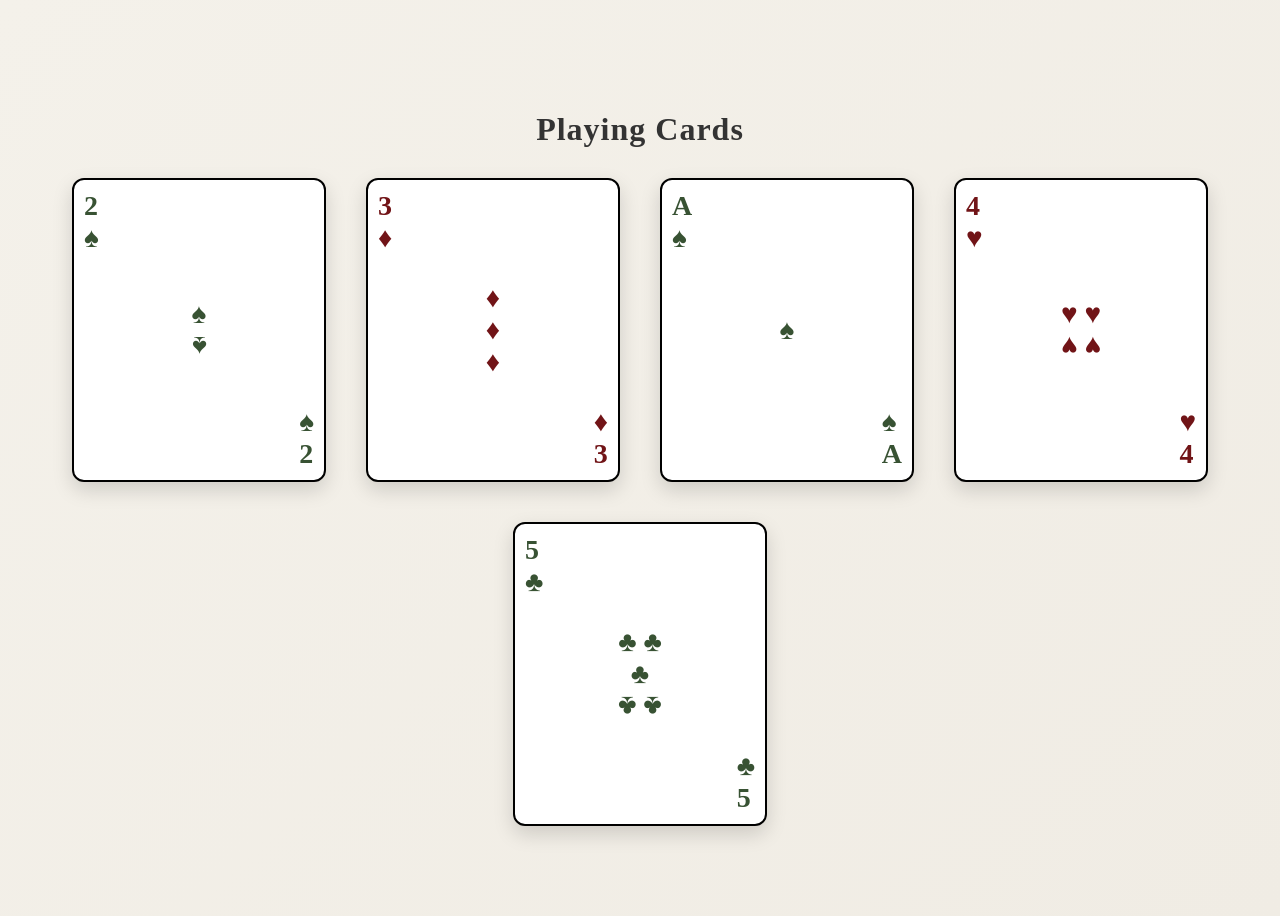
<file: playing-cards/index.html>
<!DOCTYPE html>
<html lang="en">
<head>
    <meta charset="UTF-8">
    <meta name="viewport" content="width=device-width, initial-scale=1.0">
    <title>Playing Cards</title>
    <link rel="stylesheet" href="styles.css">
</head>
<body>
    <h1 class="title">Playing Cards</h1>
    <main id="playing-cards">
        <div class="card black">
            <div class="left">
                <div>2</div>
                <div>♠</div>
            </div>
            <div class="middle">
                <div>♠</div>
                <div class="flipped">♠</div>
            </div>
            <div class="right">
                <div>♠</div>
                <div>2</div>
            </div>
        </div>
        <div class="card red">
            <div class="left">
                <div>3</div>
                <div>♦</div>
            </div>
            <div class="middle">
                <div>♦</div>
                <div>♦</div>
                <div>♦</div>
            </div>
             <div class="right">
                <div>♦</div>
                <div>3</div>
            </div>
        </div>
        <div class="card black">
            <div class="left">
                <div>A</div>
                <div>♠</div>
            </div>
            <div class="middle">♠</div>
            <div class="right">
                <div>♠</div>
                <div>A</div>
            </div>
        </div>
          <div class="card red">
            <div class="left">
                <div>4</div>
                <div>♥</div>
            </div>
            <div class="middle">
                <div>♥ ♥</div>
                <div class="flipped">♥ ♥</div>
            </div>

            <div class="right">
                <div>♥</div>
                <div>4</div>
            </div>
        </div>
           <div class="card black">
            <div class="left">
                <div>5</div>
                <div>♣</div>
            </div>
            <div class="middle">
                <div>♣ ♣</div>
                <div class="middle">♣</div>
                <div class="flipped">♣ ♣</div>
            </div>
            <div class="right">
                <div>♣</div>
                <div>5</div>
            </div>
        </div>
       

    </main>

</body>
</html>
</file>
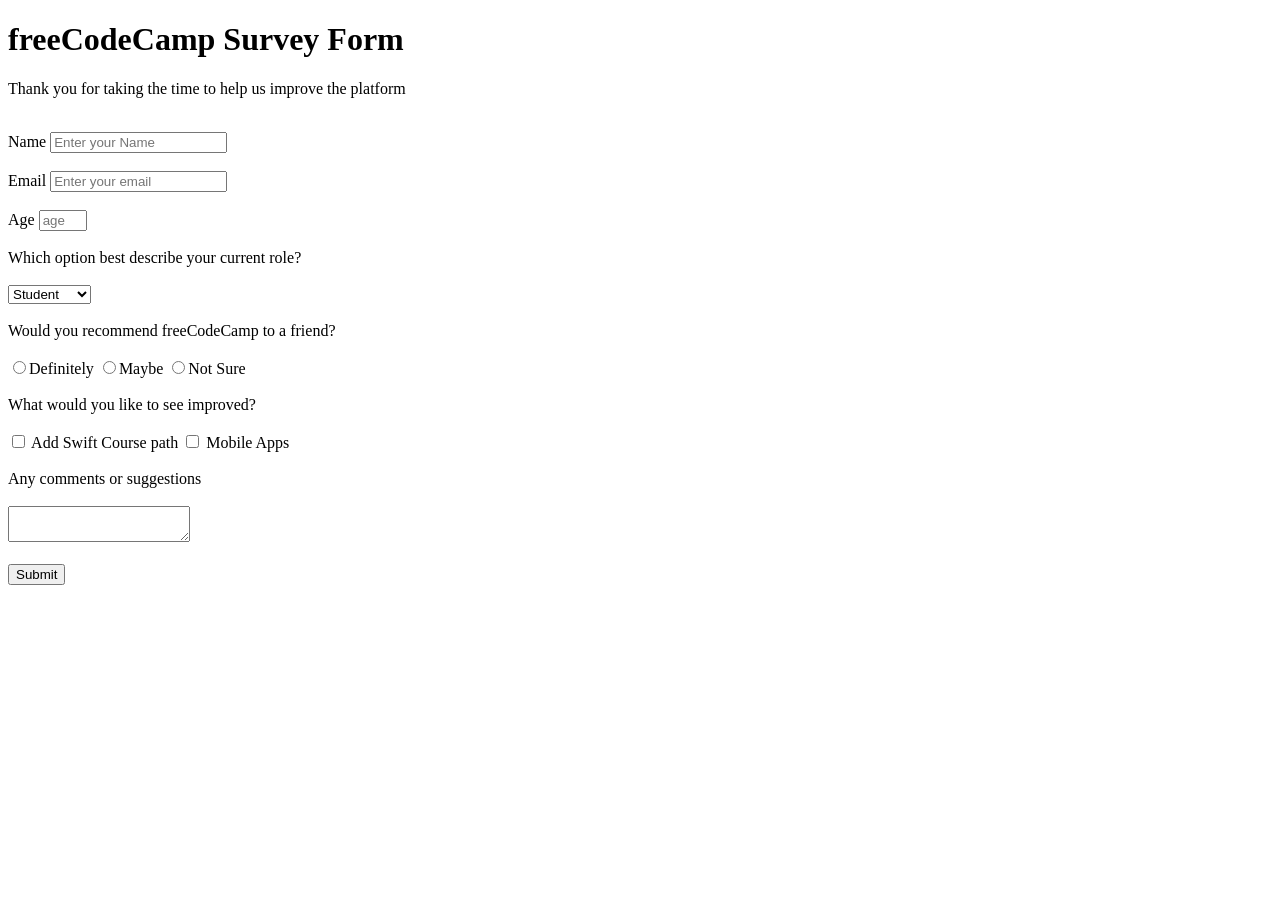
<file: survey-form/index.html>
<!DOCTYPE html>
<html lang="en">
  <head>
    <!-- Page Header -->
    <meta charset="UTF-8" />
    <title>Survey Form</title>
  </head>
  <body>
    <h1 id="title">freeCodeCamp Survey Form</h1>
    <p id="description">Thank you for taking the time to help us improve the platform</p><br/>
    <!--Main Survey Form -->
    <form id="survey-form">
      
      <!--Personal Information -->
      <label id="name-label">Name</label>
      <input id="name" type="text" required placeholder="Enter your Name"></input><br/><br/>
      <label id="email-label">Email</label>
      <input id="email" type="email" required placeholder="Enter your email"></input><br/><br/>
      <label id="number-label">Age</label>
      <input min="5" max="70" id="number" type="number" placeholder="age"></input><br/><br/>
      
      <!--Role Selection-->
      <label>Which option best describe your current role?</label> <br/><br/>
      <select id="dropdown">
        <option>Student</option>
        <option>Designer</option>
        <option>Developer</option>
        <option>C-Suite</option>
      </select><br/><br/>
      <label>Would you recommend freeCodeCamp to a friend?</label><br/> <br/>
      <input type="radio" value="Definitely" name="recommendation">Definitely </input>
      <input type="radio" value="Maybe" name="recommendation">Maybe</input>
      <input type="radio" value="Not Sure" name="recommendation">Not Sure</input>
      <br/><br/>
      
      <!--Additional Feedback-->
      <label>What would you like to see improved?</label><br/> <br/>
      <input type="checkbox" value="Swift"  name="recommendation"> Add Swift Course path</input>
      <input type="checkbox" value="Mobile Apps" name="recommendation"> Mobile Apps</input>
      <br/><br/>
   
       <label>Any comments or suggestions</label><br/> <br/>
       <textarea></textarea>
       <br/><br/>
      <button id="submit" type="submit">Submit</button> 
    </form> 
  </body>
</html>
</file>
<file: playing-cards/styles.css>
body {
    background-color: #f4f1ea;
    background: linear-gradient(135deg, #f4f1ea, #f0ece4);
    display: flex;
    justify-content: center;
    flex-direction: column;
    align-items: center;
    height: 100vh;
}

.title {
    text-align: center;
    margin-bottom: 30px;
    color: #333;
    letter-spacing: 1px;
    margin-bottom: 30px;
}
#playing-cards {
    display: flex;
    justify-content: center;
    gap: 40px;
    flex-wrap: wrap;
    

}


.card {
    display: flex;
    justify-content: space-between;
    width: 250px;
    height: 300px;
    border: 2px solid black;
    border-radius: 12px;
    background-color: white;
    box-shadow: 0 8px 20px rgba(0, 0, 0, 0.15);
}

.card:hover {
    transform: translateY(-10px);
    transition:  0.3s;
}

.left {
    align-self: flex-start;
    padding: 10px 10px;
    font-size: 28px;
}

.black {
    color: #385233;
    font-weight: bold;
}

.red {
    color: #711417;
    font-weight: bold;
}

.middle {
    align-self: center;
    display: flex;
    flex-direction: column;
    font-size: 28px;
}

.flipped {
    transform: rotate(180deg);
    font-size: 28px;
}

.right {
    align-self: flex-end;
    padding: 10px 10px;
    font-size: 28px;
}
</file>
